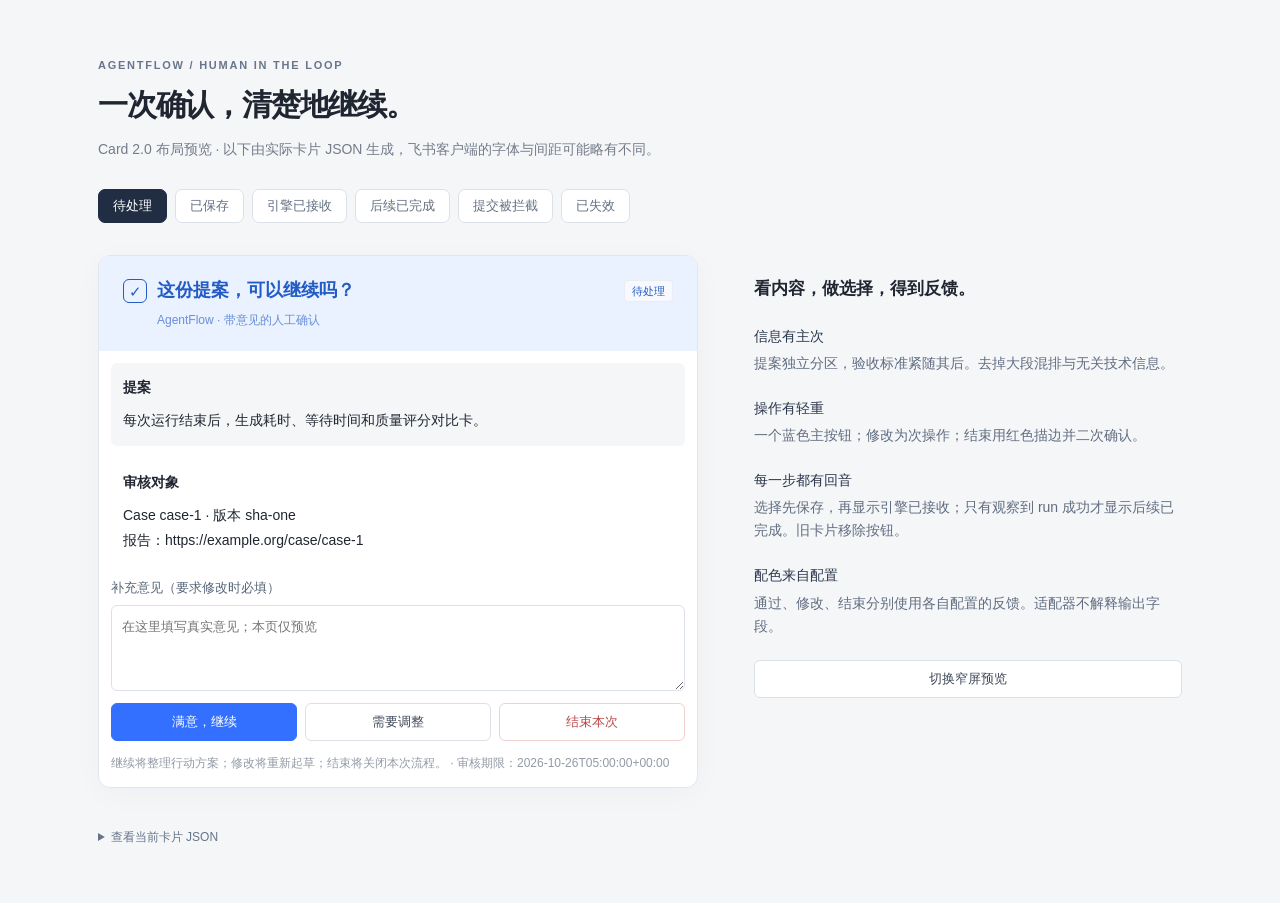
<file: examples/lark-review/preview.html>
<!doctype html><html lang="zh"><meta charset="utf-8"><meta name="viewport" content="width=device-width,initial-scale=1"><title>AgentFlow · 审核卡片预览</title>
<style>
*{box-sizing:border-box}body{margin:0;background:#f5f6f8;color:#202631;font:15px/1.65 -apple-system,BlinkMacSystemFont,"PingFang SC",sans-serif}.page{max-width:1140px;margin:56px auto;padding:0 28px}.eyebrow{font-size:11px;font-weight:650;letter-spacing:.16em;color:#68768b}h1{font-size:30px;font-weight:650;letter-spacing:-.04em;margin:6px 0}p{color:#747c8a;font-size:14px;margin:8px 0 28px}.toolbar{display:flex;gap:8px;flex-wrap:wrap;margin-bottom:32px}.toolbar button{background:white;border:1px solid #dce1e9;color:#647083;border-radius:7px;padding:7px 14px;cursor:pointer}.toolbar .active{background:#202d43;color:white;border-color:#202d43}.stage{display:grid;grid-template-columns:minmax(300px,600px) 1fr;gap:56px;align-items:start}.card{background:white;border:1px solid #e3e7ed;border-radius:12px;box-shadow:0 6px 30px #15294708;overflow:hidden;max-width:600px;transition:width .2s}.header{padding:20px 24px;background:var(--bg);color:var(--color)}.title-row{display:flex;align-items:center;gap:10px}.icon{border:1px solid currentColor;border-radius:6px;width:24px;height:24px;display:grid;place-items:center;font-size:15px}.title{font-size:18px;font-weight:600;flex:1}.badge{font-size:11px;border:1px solid #0000000d;background:#ffffff99;padding:1px 7px;border-radius:4px;white-space:nowrap}.subtitle{font-size:12px;opacity:.65;margin-top:6px;margin-left:34px}.body{padding:12px;display:flex;flex-direction:column;gap:12px}.columns{display:flex;gap:8px}.column{flex:1;min-width:0}.block{padding:12px;border-radius:6px}.md{white-space:pre-wrap;overflow-wrap:anywhere;font-size:14px;line-height:1.8}.md+.md{margin-top:8px}.caption{font-size:12px;color:#939aa6}.button{width:100%;padding:9px 4px;border:1px solid #dce1e8;border-radius:6px;background:white;font:500 14px inherit;cursor:pointer;color:#3e4858}.button.primary_filled{background:#3370ff;color:white;border-color:#3370ff}.button.danger{color:#bd4748;border-color:#efcfd0}.note{padding:20px 0}.note h2{font-size:17px;margin:0 0 20px}.item{margin:22px 0;color:#606d80;font-size:14px}.item strong{display:block;color:#29364a;margin-bottom:4px;font-weight:550}.note code{font-size:12px}details{margin-top:40px;color:#66748a;font-size:12px}pre{background:#fff;padding:20px;overflow:auto;max-height:360px}.mobile .stage{grid-template-columns:360px 1fr}@media(max-width:800px){.page{margin:24px auto;padding:0 16px}.stage,.mobile .stage{grid-template-columns:1fr;gap:12px}.card{max-width:100%}.note{display:none}h1{font-size:24px}.header{padding:16px}.title{font-size:16px}}
.form-preview{display:grid;gap:12px}.form-field{font-size:13px;color:#576579}.form-field textarea{display:block;width:100%;margin-top:6px;border:1px solid #dce1e9;border-radius:6px;padding:10px;font:inherit;resize:vertical}</style>
<div class="page"><div class="eyebrow">AGENTFLOW / HUMAN IN THE LOOP</div><h1>一次确认，清楚地继续。</h1><p>Card 2.0 布局预览 · 以下由实际卡片 JSON 生成，飞书客户端的字体与间距可能略有不同。</p><div class="toolbar" id="tabs"></div><div class="stage"><div class="card" id="card"></div><aside class="note"><h2>看内容，做选择，得到反馈。</h2><div class="item"><strong>信息有主次</strong>提案独立分区，验收标准紧随其后。去掉大段混排与无关技术信息。</div><div class="item"><strong>操作有轻重</strong>一个蓝色主按钮；修改为次操作；结束用红色描边并二次确认。</div><div class="item"><strong>每一步都有回音</strong>选择先保存，再显示引擎已接收；只有观察到 run 成功才显示后续已完成。旧卡片移除按钮。</div><div class="item"><strong>配色来自配置</strong>通过、修改、结束分别使用各自配置的反馈。适配器不解释输出字段。</div><button class="button" id="width">切换窄屏预览</button></aside></div><details><summary>查看当前卡片 JSON</summary><pre id="json"></pre></details></div>
<script>const cards={"waiting": {"schema": "2.0", "config": {"update_multi": true, "width_mode": "default", "enable_forward": false, "summary": {"content": "[待处理] 这份提案，可以继续吗？"}}, "header": {"title": {"tag": "plain_text", "content": "这份提案，可以继续吗？"}, "subtitle": {"tag": "plain_text", "content": "AgentFlow · 带意见的人工确认"}, "icon": {"tag": "standard_icon", "token": "approval_colorful"}, "template": "blue", "text_tag_list": [{"tag": "text_tag", "text": {"tag": "plain_text", "content": "待处理"}, "color": "blue"}]}, "body": {"direction": "vertical", "padding": "12px", "vertical_spacing": "12px", "elements": [{"tag": "column_set", "flex_mode": "none", "columns": [{"tag": "column", "width": "weighted", "weight": 1, "background_style": "grey-50", "padding": "12px", "vertical_spacing": "8px", "elements": [{"tag": "markdown", "content": "**提案**"}, {"tag": "markdown", "content": "每次运行结束后，生成耗时、等待时间和质量评分对比卡。"}]}]}, {"tag": "column_set", "flex_mode": "none", "columns": [{"tag": "column", "width": "weighted", "weight": 1, "background_style": "default", "padding": "12px", "vertical_spacing": "8px", "elements": [{"tag": "markdown", "content": "**审核对象**"}, {"tag": "markdown", "content": "Case case-1 · 版本 sha-one\n报告：https://example.org/case/case-1"}]}]}, {"tag": "form", "name": "af_form_preview_only", "elements": [{"tag": "input", "name": "comments", "label": {"tag": "plain_text", "content": "补充意见（要求修改时必填）"}, "input_type": "multiline_text", "max_length": 1000, "width": "fill", "required": false}, {"tag": "column_set", "flex_mode": "none", "horizontal_spacing": "8px", "columns": [{"tag": "column", "width": "weighted", "weight": 1, "elements": [{"tag": "button", "text": {"tag": "plain_text", "content": "满意，继续"}, "type": "primary_filled", "width": "fill", "size": "medium", "name": "af_preview_only_0", "form_action_type": "submit"}]}, {"tag": "column", "width": "weighted", "weight": 1, "elements": [{"tag": "button", "text": {"tag": "plain_text", "content": "需要调整"}, "type": "default", "width": "fill", "size": "medium", "name": "af_preview_only_1", "form_action_type": "submit"}]}, {"tag": "column", "width": "weighted", "weight": 1, "elements": [{"tag": "button", "text": {"tag": "plain_text", "content": "结束本次"}, "type": "danger", "width": "fill", "size": "medium", "name": "af_preview_only_2", "form_action_type": "submit", "confirm": {"title": {"tag": "plain_text", "content": "结束本次"}, "text": {"tag": "plain_text", "content": "确定结束本次流程？"}}}]}]}]}, {"tag": "markdown", "content": "<font color='grey'>继续将整理行动方案；修改将重新起草；结束将关闭本次流程。 · 审核期限：2026-10-26T05:00:00+00:00<\/font>", "text_size": "notation"}]}}, "recorded": {"schema": "2.0", "config": {"update_multi": true, "width_mode": "default", "enable_forward": false, "summary": {"content": "[已保存] 这份提案，可以继续吗？"}}, "header": {"title": {"tag": "plain_text", "content": "这份提案，可以继续吗？"}, "subtitle": {"tag": "plain_text", "content": "AgentFlow · 带意见的人工确认"}, "icon": {"tag": "standard_icon", "token": "approval_colorful"}, "template": "orange", "text_tag_list": [{"tag": "text_tag", "text": {"tag": "plain_text", "content": "已保存"}, "color": "orange"}]}, "body": {"direction": "vertical", "padding": "12px", "vertical_spacing": "12px", "elements": [{"tag": "column_set", "flex_mode": "none", "columns": [{"tag": "column", "width": "weighted", "weight": 1, "background_style": "grey-50", "padding": "12px", "vertical_spacing": "8px", "elements": [{"tag": "markdown", "content": "**提案**"}, {"tag": "markdown", "content": "每次运行结束后，生成耗时、等待时间和质量评分对比卡。"}]}]}, {"tag": "column_set", "flex_mode": "none", "columns": [{"tag": "column", "width": "weighted", "weight": 1, "background_style": "default", "padding": "12px", "vertical_spacing": "8px", "elements": [{"tag": "markdown", "content": "**审核对象**"}, {"tag": "markdown", "content": "Case case-1 · 版本 sha-one\n报告：https://example.org/case/case-1"}]}]}, {"tag": "column_set", "flex_mode": "none", "columns": [{"tag": "column", "width": "weighted", "weight": 1, "background_style": "orange-50", "padding": "12px", "vertical_spacing": "8px", "elements": [{"tag": "markdown", "content": "**已保存**"}, {"tag": "markdown", "content": "需要调整。选择已持久化，等待工作流接收。"}]}]}, {"tag": "markdown", "content": "<font color='grey'>记录时间：2026-10-26T04:10:00+00:00 · 审核期限：2026-10-26T05:00:00+00:00<\/font>", "text_size": "notation"}]}}, "accepted": {"schema": "2.0", "config": {"update_multi": true, "width_mode": "default", "enable_forward": false, "summary": {"content": "[已接收] 这份提案，可以继续吗？"}}, "header": {"title": {"tag": "plain_text", "content": "这份提案，可以继续吗？"}, "subtitle": {"tag": "plain_text", "content": "AgentFlow · 带意见的人工确认"}, "icon": {"tag": "standard_icon", "token": "approval_colorful"}, "template": "orange", "text_tag_list": [{"tag": "text_tag", "text": {"tag": "plain_text", "content": "已接收"}, "color": "orange"}]}, "body": {"direction": "vertical", "padding": "12px", "vertical_spacing": "12px", "elements": [{"tag": "column_set", "flex_mode": "none", "columns": [{"tag": "column", "width": "weighted", "weight": 1, "background_style": "grey-50", "padding": "12px", "vertical_spacing": "8px", "elements": [{"tag": "markdown", "content": "**提案**"}, {"tag": "markdown", "content": "每次运行结束后，生成耗时、等待时间和质量评分对比卡。"}]}]}, {"tag": "column_set", "flex_mode": "none", "columns": [{"tag": "column", "width": "weighted", "weight": 1, "background_style": "default", "padding": "12px", "vertical_spacing": "8px", "elements": [{"tag": "markdown", "content": "**审核对象**"}, {"tag": "markdown", "content": "Case case-1 · 版本 sha-one\n报告：https://example.org/case/case-1"}]}]}, {"tag": "column_set", "flex_mode": "none", "columns": [{"tag": "column", "width": "weighted", "weight": 1, "background_style": "orange-50", "padding": "12px", "vertical_spacing": "8px", "elements": [{"tag": "markdown", "content": "**已接收**"}, {"tag": "markdown", "content": "结果已接收，将重新起草方案。"}]}]}, {"tag": "markdown", "content": "<font color='grey'>记录时间：2026-10-26T04:10:00+00:00 · 审核期限：2026-10-26T05:00:00+00:00<\/font>", "text_size": "notation"}]}}, "completed": {"schema": "2.0", "config": {"update_multi": true, "width_mode": "default", "enable_forward": false, "summary": {"content": "[后续已完成] 这份提案，可以继续吗？"}}, "header": {"title": {"tag": "plain_text", "content": "这份提案，可以继续吗？"}, "subtitle": {"tag": "plain_text", "content": "AgentFlow · 带意见的人工确认"}, "icon": {"tag": "standard_icon", "token": "approval_colorful"}, "template": "green", "text_tag_list": [{"tag": "text_tag", "text": {"tag": "plain_text", "content": "后续已完成"}, "color": "green"}]}, "body": {"direction": "vertical", "padding": "12px", "vertical_spacing": "12px", "elements": [{"tag": "column_set", "flex_mode": "none", "columns": [{"tag": "column", "width": "weighted", "weight": 1, "background_style": "grey-50", "padding": "12px", "vertical_spacing": "8px", "elements": [{"tag": "markdown", "content": "**提案**"}, {"tag": "markdown", "content": "每次运行结束后，生成耗时、等待时间和质量评分对比卡。"}]}]}, {"tag": "column_set", "flex_mode": "none", "columns": [{"tag": "column", "width": "weighted", "weight": 1, "background_style": "default", "padding": "12px", "vertical_spacing": "8px", "elements": [{"tag": "markdown", "content": "**审核对象**"}, {"tag": "markdown", "content": "Case case-1 · 版本 sha-one\n报告：https://example.org/case/case-1"}]}]}, {"tag": "column_set", "flex_mode": "none", "columns": [{"tag": "column", "width": "weighted", "weight": 1, "background_style": "green-50", "padding": "12px", "vertical_spacing": "8px", "elements": [{"tag": "markdown", "content": "**后续已完成**"}, {"tag": "markdown", "content": "本次选择已接收，且已观察到整个 run 成功结束。"}]}]}, {"tag": "markdown", "content": "<font color='grey'>记录时间：2026-10-26T04:10:00+00:00 · 审核期限：2026-10-26T05:00:00+00:00<\/font>", "text_size": "notation"}]}}, "blocked": {"schema": "2.0", "config": {"update_multi": true, "width_mode": "default", "enable_forward": false, "summary": {"content": "[提交被拦截] 这份提案，可以继续吗？"}}, "header": {"title": {"tag": "plain_text", "content": "这份提案，可以继续吗？"}, "subtitle": {"tag": "plain_text", "content": "AgentFlow · 带意见的人工确认"}, "icon": {"tag": "standard_icon", "token": "approval_colorful"}, "template": "red", "text_tag_list": [{"tag": "text_tag", "text": {"tag": "plain_text", "content": "提交被拦截"}, "color": "red"}]}, "body": {"direction": "vertical", "padding": "12px", "vertical_spacing": "12px", "elements": [{"tag": "column_set", "flex_mode": "none", "columns": [{"tag": "column", "width": "weighted", "weight": 1, "background_style": "grey-50", "padding": "12px", "vertical_spacing": "8px", "elements": [{"tag": "markdown", "content": "**提案**"}, {"tag": "markdown", "content": "每次运行结束后，生成耗时、等待时间和质量评分对比卡。"}]}]}, {"tag": "column_set", "flex_mode": "none", "columns": [{"tag": "column", "width": "weighted", "weight": 1, "background_style": "default", "padding": "12px", "vertical_spacing": "8px", "elements": [{"tag": "markdown", "content": "**审核对象**"}, {"tag": "markdown", "content": "Case case-1 · 版本 sha-one\n报告：https://example.org/case/case-1"}]}]}, {"tag": "column_set", "flex_mode": "none", "columns": [{"tag": "column", "width": "weighted", "weight": 1, "background_style": "red-50", "padding": "12px", "vertical_spacing": "8px", "elements": [{"tag": "markdown", "content": "**提交被拦截**"}, {"tag": "markdown", "content": "选择已保存，但当前校验未通过。请核对 adapter 记录和引擎接收状态；不会自动重新选择。"}]}]}, {"tag": "markdown", "content": "<font color='grey'>记录时间：2026-10-26T04:10:00+00:00 · 审核期限：2026-10-26T05:00:00+00:00<\/font>", "text_size": "notation"}]}}, "expired": {"schema": "2.0", "config": {"update_multi": true, "width_mode": "default", "enable_forward": false, "summary": {"content": "[已失效] 这份提案，可以继续吗？"}}, "header": {"title": {"tag": "plain_text", "content": "这份提案，可以继续吗？"}, "subtitle": {"tag": "plain_text", "content": "AgentFlow · 带意见的人工确认"}, "icon": {"tag": "standard_icon", "token": "approval_colorful"}, "template": "grey", "text_tag_list": [{"tag": "text_tag", "text": {"tag": "plain_text", "content": "已失效"}, "color": "neutral"}]}, "body": {"direction": "vertical", "padding": "12px", "vertical_spacing": "12px", "elements": [{"tag": "column_set", "flex_mode": "none", "columns": [{"tag": "column", "width": "weighted", "weight": 1, "background_style": "grey-50", "padding": "12px", "vertical_spacing": "8px", "elements": [{"tag": "markdown", "content": "**提案**"}, {"tag": "markdown", "content": "每次运行结束后，生成耗时、等待时间和质量评分对比卡。"}]}]}, {"tag": "column_set", "flex_mode": "none", "columns": [{"tag": "column", "width": "weighted", "weight": 1, "background_style": "default", "padding": "12px", "vertical_spacing": "8px", "elements": [{"tag": "markdown", "content": "**审核对象**"}, {"tag": "markdown", "content": "Case case-1 · 版本 sha-one\n报告：https://example.org/case/case-1"}]}]}, {"tag": "column_set", "flex_mode": "none", "columns": [{"tag": "column", "width": "weighted", "weight": 1, "background_style": "grey-50", "padding": "12px", "vertical_spacing": "8px", "elements": [{"tag": "markdown", "content": "**已失效**"}, {"tag": "markdown", "content": "该次请求已结束或已被其他操作处理，请查看最新消息。"}]}]}, {"tag": "markdown", "content": "<font color='grey'>记录时间：2026-10-26T04:00:00+00:00 · 审核期限：2026-10-26T05:00:00+00:00<\/font>", "text_size": "notation"}]}}};
const labels={waiting:'待处理',recorded:'已保存',accepted:'引擎已接收',completed:'后续已完成',blocked:'提交被拦截',expired:'已失效'};
const colors={blue:['#eaf1ff','#235cc5'],green:['#e8f5ed','#257949'],orange:['#fff2df','#a16618'],red:['#ffeded','#ac4445'],grey:['#edf0f3','#6c7786'],default:['#f3f5f7','#516072']};
const escape=s=>s.replace(/[&<>"']/g,c=>({'&':'&amp;','<':'&lt;','>':'&gt;','"':'&quot;',"'":'&#39;'}[c]));
function content(s){return escape(s).replace(/&lt;font color=&#39;grey&#39;&gt;([\s\S]*?)&lt;\/font&gt;/g,'$1').replace(/\*\*(.*?)\*\*/g,'<strong>$1</strong>')}
function render(e){if(e.tag==='form')return '<div class="form-preview">'+e.elements.map(render).join('')+'</div>';if(e.tag==='input')return '<label class="form-field">'+escape(e.label.content)+'<textarea maxlength="'+e.max_length+'" rows="3" placeholder="在这里填写真实意见；本页仅预览"></textarea></label>';if(e.tag==='markdown')return '<div class="md '+(e.text_size==='notation'?'caption':'')+'">'+content(e.content)+'</div>';if(e.tag==='column_set')return '<div class="columns">'+e.columns.map(render).join('')+'</div>';if(e.tag==='column'){let bg=e.background_style||'default';return '<div class="column '+(e.padding?'block':'')+'" style="background:'+(bg==='default'?'transparent':(bg==='grey-50'?'#f5f6f8':colors[bg.split('-')[0]][0]))+'">'+e.elements.map(render).join('')+'</div>'}if(e.tag==='button')return '<button class="button '+e.type+'" data-phase="recorded">'+escape(e.text.content)+'</button>';return ''}
function show(key){let c=cards[key],h=c.header;document.querySelectorAll('#tabs button').forEach(b=>b.classList.toggle('active',b.dataset.key===key));document.getElementById('card').innerHTML='<div class="header" style="--bg:'+colors[h.template][0]+';--color:'+colors[h.template][1]+'"><div class="title-row"><span class="icon">✓</span><span class="title">'+escape(h.title.content)+'</span><span class="badge">'+h.text_tag_list[0].text.content+'</span></div><div class="subtitle">'+escape(h.subtitle.content)+'</div></div><div class="body">'+c.body.elements.map(render).join('')+'</div>';document.getElementById('json').textContent=JSON.stringify(c,null,2)}
document.getElementById('tabs').innerHTML=Object.entries(labels).map(([k,v])=>'<button data-key="'+k+'" data-phase="'+k+'">'+v+'</button>').join('');document.getElementById('width').onclick=()=>document.body.classList.toggle('mobile');document.addEventListener('click',e=>{if(e.target.dataset.phase)show(e.target.dataset.phase)});show('waiting');</script></html>
</file>
